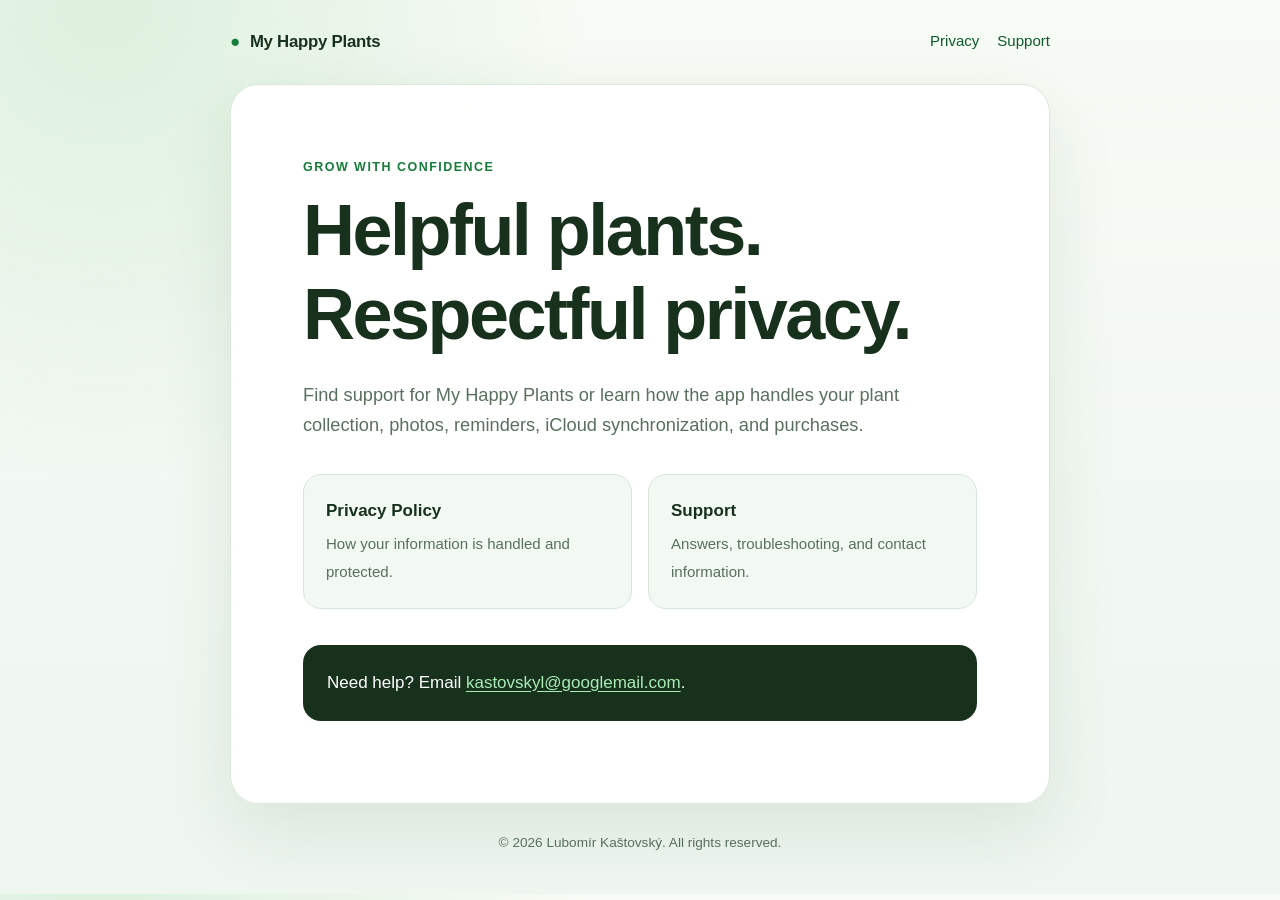
<file: index.html>
<!doctype html>
<html lang="en">
<head>
  <meta charset="utf-8">
  <meta name="viewport" content="width=device-width, initial-scale=1">
  <meta name="description" content="Privacy and support information for My Happy Plants.">
  <title>My Happy Plants — Privacy &amp; Support</title>
  <link rel="stylesheet" href="styles.css">
</head>
<body>
  <header class="site-header">
    <a class="brand" href="index.html">My Happy Plants</a>
    <nav aria-label="Legal and support navigation">
      <a href="privacy-policy.html">Privacy</a>
      <a href="support.html">Support</a>
    </nav>
  </header>

  <main>
    <p class="eyebrow">Grow with confidence</p>
    <h1>Helpful plants.<br>Respectful privacy.</h1>
    <p class="lede">Find support for My Happy Plants or learn how the app handles your plant collection, photos, reminders, iCloud synchronization, and purchases.</p>

    <div class="cards">
      <a class="card" href="privacy-policy.html">
        <strong>Privacy Policy</strong>
        <span>How your information is handled and protected.</span>
      </a>
      <a class="card" href="support.html">
        <strong>Support</strong>
        <span>Answers, troubleshooting, and contact information.</span>
      </a>
    </div>

    <div class="contact">
      Need help? Email <a href="mailto:kastovskyl@googlemail.com">kastovskyl@googlemail.com</a>.
    </div>
  </main>

  <footer class="site-footer">© 2026 Lubomír Kaštovský. All rights reserved.</footer>
</body>
</html>
</file>
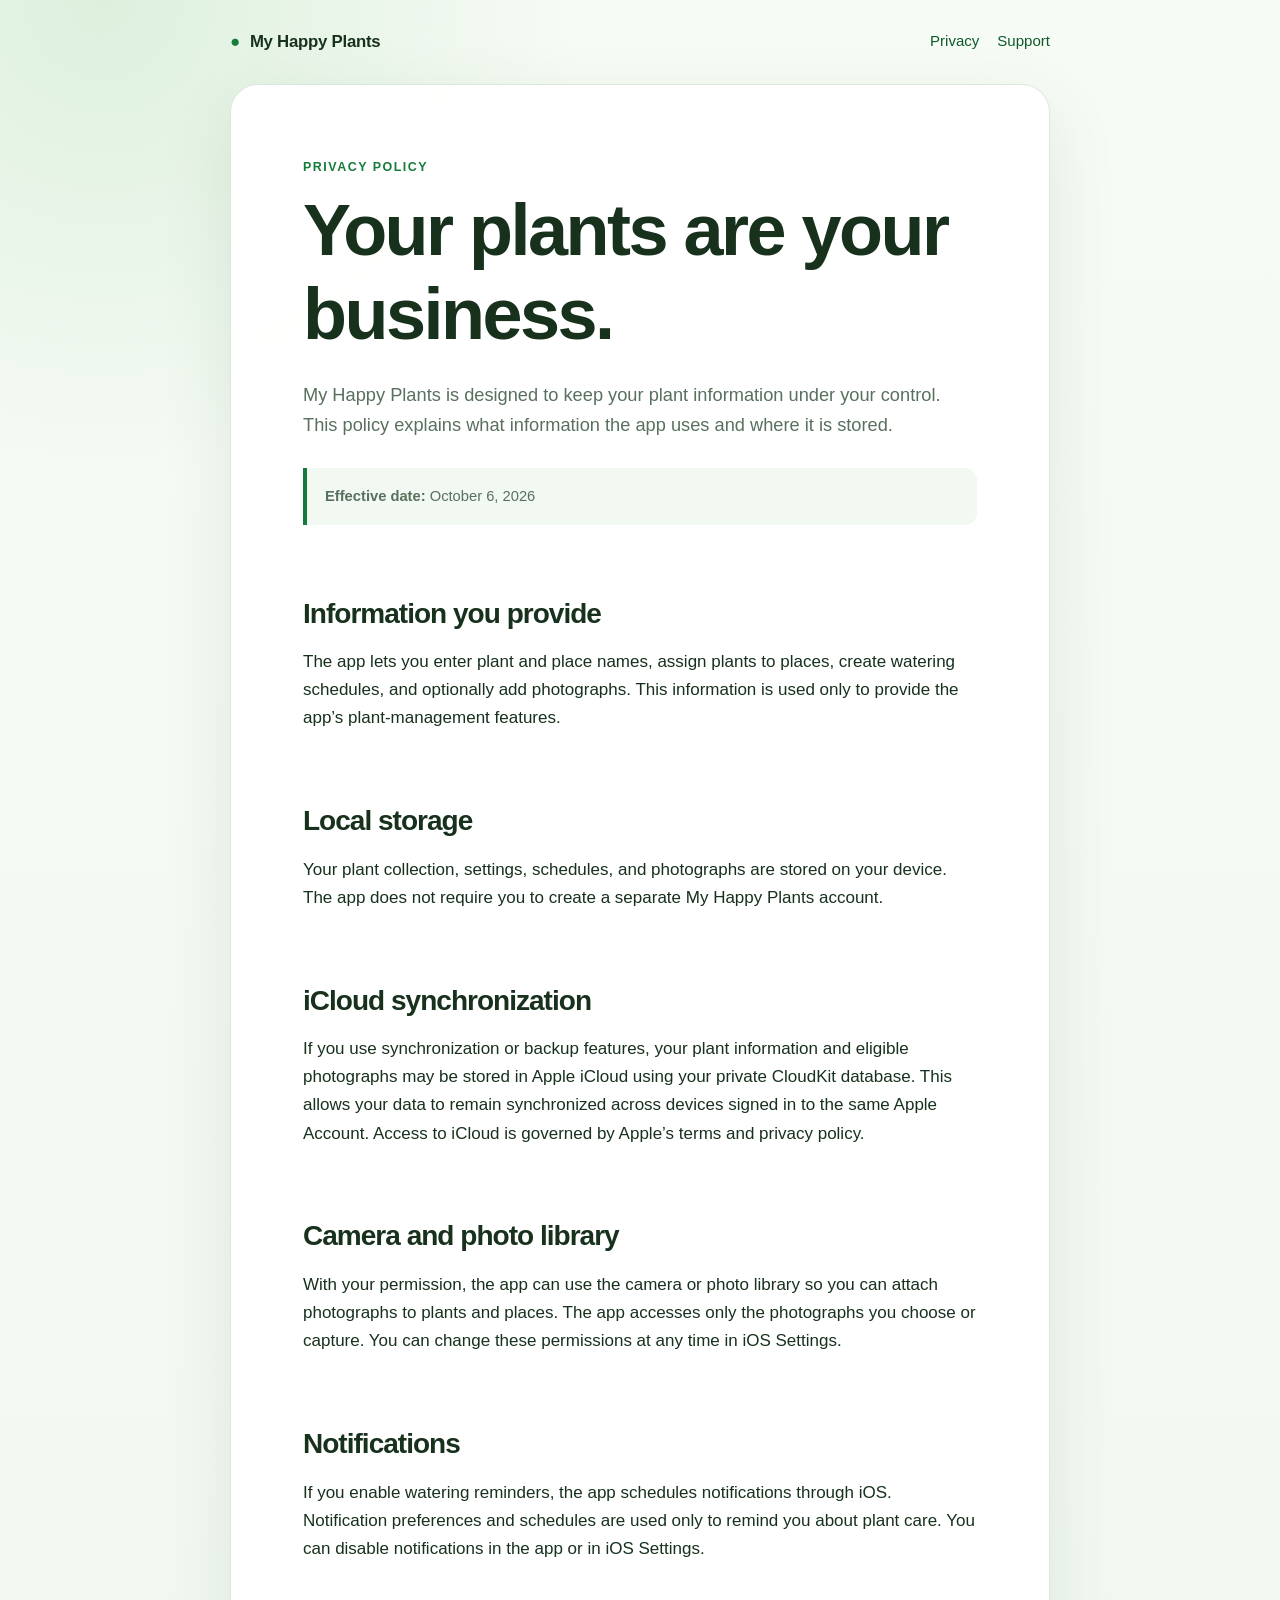
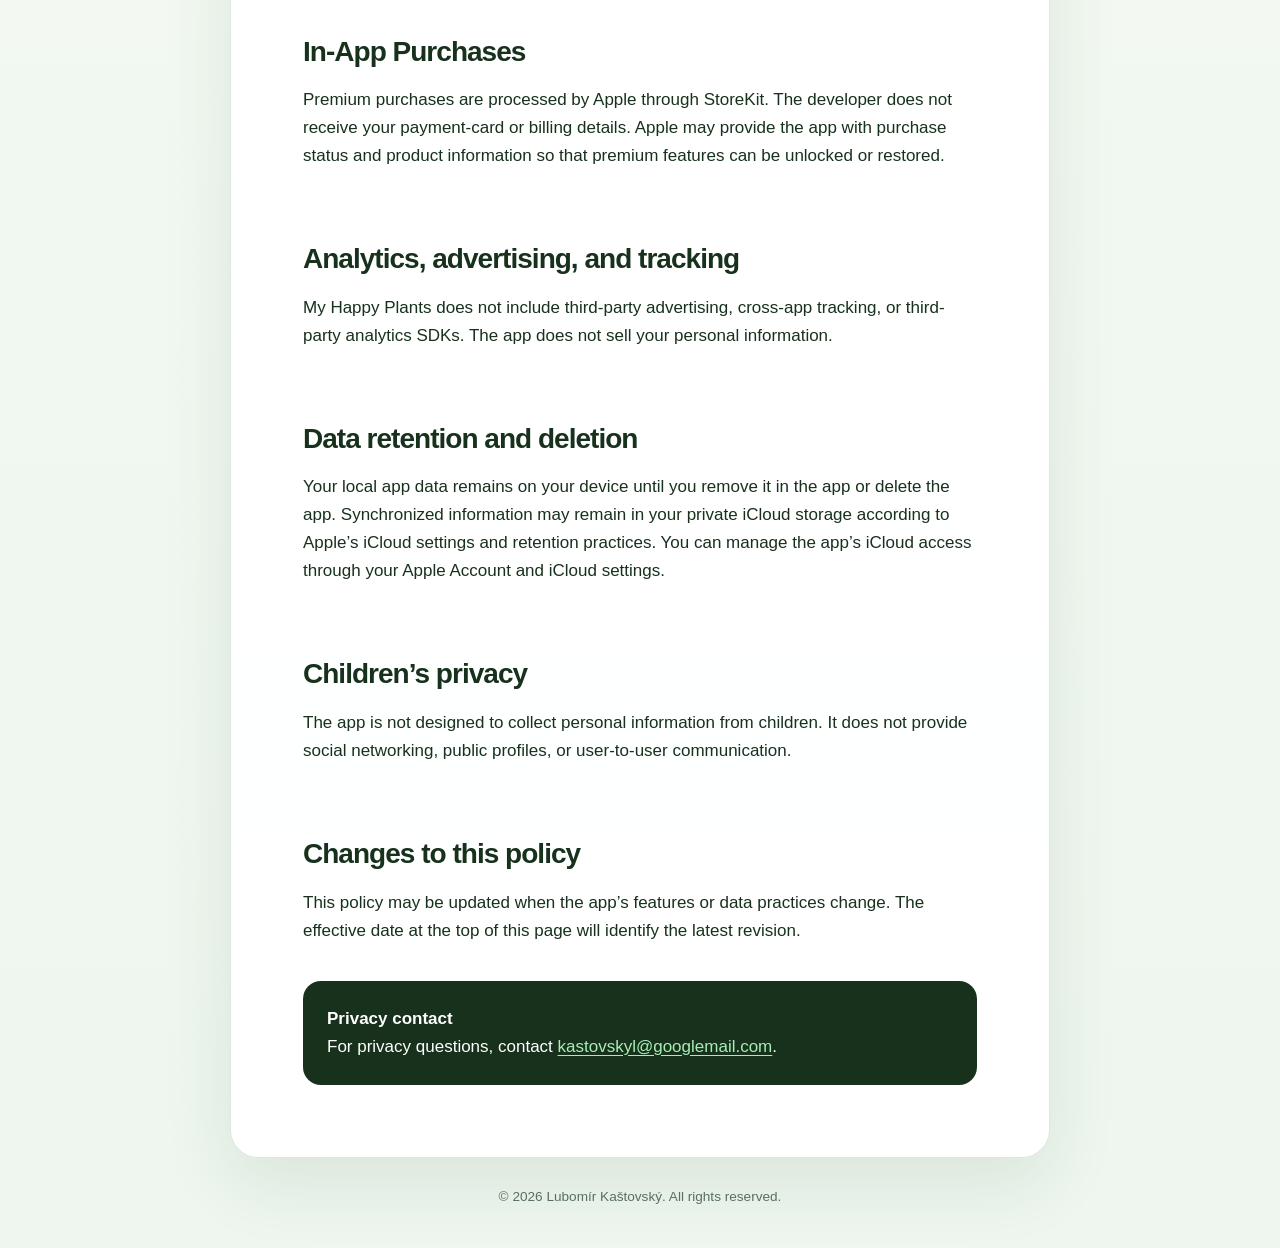
<file: privacy-policy.html>
<!doctype html>
<html lang="en">
<head>
  <meta charset="utf-8">
  <meta name="viewport" content="width=device-width, initial-scale=1">
  <meta name="description" content="Privacy Policy for the My Happy Plants iOS app.">
  <title>Privacy Policy — My Happy Plants</title>
  <link rel="stylesheet" href="styles.css">
</head>
<body>
  <header class="site-header">
    <a class="brand" href="index.html">My Happy Plants</a>
    <nav aria-label="Legal and support navigation">
      <a aria-current="page" href="privacy-policy.html">Privacy</a>
      <a href="support.html">Support</a>
    </nav>
  </header>

  <main>
    <p class="eyebrow">Privacy Policy</p>
    <h1>Your plants are your business.</h1>
    <p class="lede">My Happy Plants is designed to keep your plant information under your control. This policy explains what information the app uses and where it is stored.</p>
    <p class="meta"><strong>Effective date:</strong> October 6, 2026</p>

    <h2>Information you provide</h2>
    <p>The app lets you enter plant and place names, assign plants to places, create watering schedules, and optionally add photographs. This information is used only to provide the app’s plant-management features.</p>

    <h2>Local storage</h2>
    <p>Your plant collection, settings, schedules, and photographs are stored on your device. The app does not require you to create a separate My Happy Plants account.</p>

    <h2>iCloud synchronization</h2>
    <p>If you use synchronization or backup features, your plant information and eligible photographs may be stored in Apple iCloud using your private CloudKit database. This allows your data to remain synchronized across devices signed in to the same Apple Account. Access to iCloud is governed by Apple’s terms and privacy policy.</p>

    <h2>Camera and photo library</h2>
    <p>With your permission, the app can use the camera or photo library so you can attach photographs to plants and places. The app accesses only the photographs you choose or capture. You can change these permissions at any time in iOS Settings.</p>

    <h2>Notifications</h2>
    <p>If you enable watering reminders, the app schedules notifications through iOS. Notification preferences and schedules are used only to remind you about plant care. You can disable notifications in the app or in iOS Settings.</p>

    <h2>In-App Purchases</h2>
    <p>Premium purchases are processed by Apple through StoreKit. The developer does not receive your payment-card or billing details. Apple may provide the app with purchase status and product information so that premium features can be unlocked or restored.</p>

    <h2>Analytics, advertising, and tracking</h2>
    <p>My Happy Plants does not include third-party advertising, cross-app tracking, or third-party analytics SDKs. The app does not sell your personal information.</p>

    <h2>Data retention and deletion</h2>
    <p>Your local app data remains on your device until you remove it in the app or delete the app. Synchronized information may remain in your private iCloud storage according to Apple’s iCloud settings and retention practices. You can manage the app’s iCloud access through your Apple Account and iCloud settings.</p>

    <h2>Children’s privacy</h2>
    <p>The app is not designed to collect personal information from children. It does not provide social networking, public profiles, or user-to-user communication.</p>

    <h2>Changes to this policy</h2>
    <p>This policy may be updated when the app’s features or data practices change. The effective date at the top of this page will identify the latest revision.</p>

    <div class="contact">
      <strong>Privacy contact</strong><br>
      For privacy questions, contact <a href="mailto:kastovskyl@googlemail.com">kastovskyl@googlemail.com</a>.
    </div>
  </main>

  <footer class="site-footer">© 2026 Lubomír Kaštovský. All rights reserved.</footer>
</body>
</html>
</file>
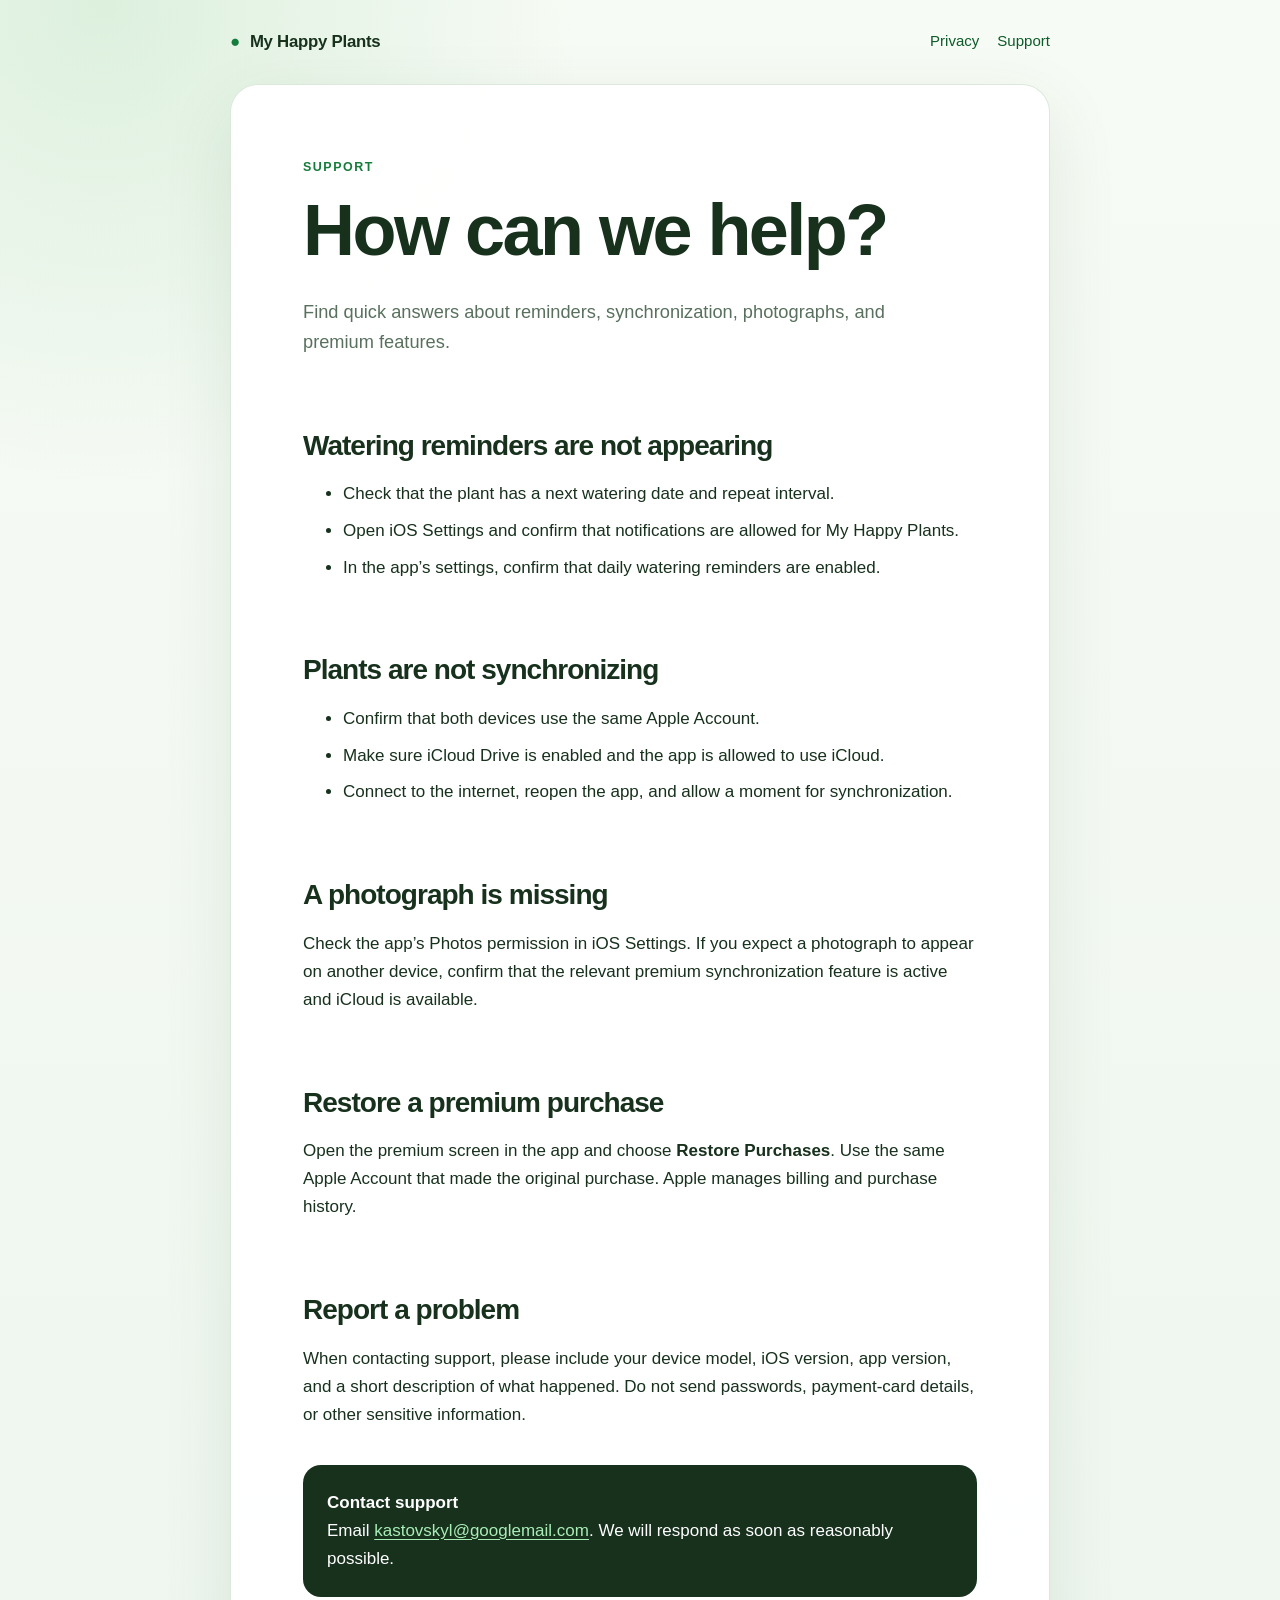
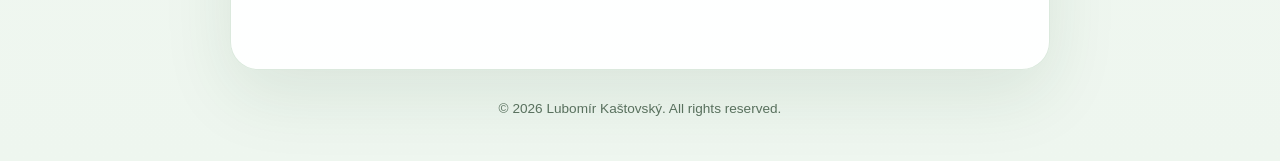
<file: support.html>
<!doctype html>
<html lang="en">
<head>
  <meta charset="utf-8">
  <meta name="viewport" content="width=device-width, initial-scale=1">
  <meta name="description" content="Help and support for the My Happy Plants iOS app.">
  <title>Support — My Happy Plants</title>
  <link rel="stylesheet" href="styles.css">
</head>
<body>
  <header class="site-header">
    <a class="brand" href="index.html">My Happy Plants</a>
    <nav aria-label="Legal and support navigation">
      <a href="privacy-policy.html">Privacy</a>
      <a aria-current="page" href="support.html">Support</a>
    </nav>
  </header>

  <main>
    <p class="eyebrow">Support</p>
    <h1>How can we help?</h1>
    <p class="lede">Find quick answers about reminders, synchronization, photographs, and premium features.</p>

    <h2>Watering reminders are not appearing</h2>
    <ul>
      <li>Check that the plant has a next watering date and repeat interval.</li>
      <li>Open iOS Settings and confirm that notifications are allowed for My Happy Plants.</li>
      <li>In the app’s settings, confirm that daily watering reminders are enabled.</li>
    </ul>

    <h2>Plants are not synchronizing</h2>
    <ul>
      <li>Confirm that both devices use the same Apple Account.</li>
      <li>Make sure iCloud Drive is enabled and the app is allowed to use iCloud.</li>
      <li>Connect to the internet, reopen the app, and allow a moment for synchronization.</li>
    </ul>

    <h2>A photograph is missing</h2>
    <p>Check the app’s Photos permission in iOS Settings. If you expect a photograph to appear on another device, confirm that the relevant premium synchronization feature is active and iCloud is available.</p>

    <h2>Restore a premium purchase</h2>
    <p>Open the premium screen in the app and choose <strong>Restore Purchases</strong>. Use the same Apple Account that made the original purchase. Apple manages billing and purchase history.</p>

    <h2>Report a problem</h2>
    <p>When contacting support, please include your device model, iOS version, app version, and a short description of what happened. Do not send passwords, payment-card details, or other sensitive information.</p>

    <div class="contact">
      <strong>Contact support</strong><br>
      Email <a href="mailto:kastovskyl@googlemail.com?subject=My%20Happy%20Plants%20Support">kastovskyl@googlemail.com</a>. We will respond as soon as reasonably possible.
    </div>
  </main>

  <footer class="site-footer">© 2026 Lubomír Kaštovský. All rights reserved.</footer>
</body>
</html>
</file>
<file: styles.css>
:root {
  color-scheme: light;
  --ink: #17311d;
  --muted: #58705d;
  --leaf: #167c3b;
  --leaf-dark: #0e5a2a;
  --line: #d8e7da;
  --paper: #ffffff;
  --wash: #f2f8f2;
}

* {
  box-sizing: border-box;
}

html {
  scroll-behavior: smooth;
}

body {
  margin: 0;
  background:
    radial-gradient(circle at 8% 0%, rgba(115, 196, 128, 0.2), transparent 30rem),
    linear-gradient(180deg, #f7fbf5 0, #eef6ef 100%);
  color: var(--ink);
  font-family: -apple-system, BlinkMacSystemFont, "Segoe UI", sans-serif;
  font-size: 17px;
  line-height: 1.65;
}

a {
  color: var(--leaf-dark);
  text-underline-offset: 0.18em;
}

a:hover {
  color: var(--leaf);
}

.site-header,
.site-footer,
main {
  width: min(100% - 40px, 820px);
  margin-inline: auto;
}

.site-header {
  display: flex;
  align-items: center;
  justify-content: space-between;
  gap: 24px;
  padding-block: 28px;
}

.brand {
  color: var(--ink);
  font-size: 1.05rem;
  font-weight: 750;
  letter-spacing: -0.015em;
  text-decoration: none;
}

.brand::before {
  content: "●";
  margin-right: 10px;
  color: var(--leaf);
}

nav {
  display: flex;
  gap: 18px;
  font-size: 0.94rem;
}

nav a {
  text-decoration: none;
}

main {
  min-height: calc(100vh - 180px);
  padding: clamp(34px, 7vw, 72px);
  border: 1px solid rgba(216, 231, 218, 0.9);
  border-radius: 28px;
  background: rgba(255, 255, 255, 0.94);
  box-shadow: 0 24px 70px rgba(29, 76, 41, 0.1);
}

.eyebrow {
  margin: 0 0 12px;
  color: var(--leaf);
  font-size: 0.78rem;
  font-weight: 800;
  letter-spacing: 0.12em;
  text-transform: uppercase;
}

h1,
h2 {
  line-height: 1.16;
  letter-spacing: -0.035em;
}

h1 {
  max-width: 700px;
  margin: 0;
  font-size: clamp(2.35rem, 8vw, 4.5rem);
}

h2 {
  margin: 2.6em 0 0.65em;
  font-size: clamp(1.35rem, 4vw, 1.75rem);
}

p,
ul {
  margin-block: 0.8em;
}

li + li {
  margin-top: 0.5em;
}

.lede {
  max-width: 650px;
  margin: 24px 0 0;
  color: var(--muted);
  font-size: 1.14rem;
}

.meta {
  margin-top: 28px;
  padding: 16px 18px;
  border-left: 4px solid var(--leaf);
  border-radius: 0 12px 12px 0;
  background: var(--wash);
  color: var(--muted);
  font-size: 0.92rem;
}

.cards {
  display: grid;
  grid-template-columns: repeat(2, minmax(0, 1fr));
  gap: 16px;
  margin-top: 34px;
}

.card {
  display: block;
  padding: 22px;
  border: 1px solid var(--line);
  border-radius: 18px;
  background: var(--wash);
  color: var(--ink);
  text-decoration: none;
}

.card strong {
  display: block;
  margin-bottom: 4px;
}

.card span {
  color: var(--muted);
  font-size: 0.94rem;
}

.contact {
  margin-top: 36px;
  padding: 24px;
  border-radius: 18px;
  background: var(--ink);
  color: white;
}

.contact a {
  color: #a9edb6;
}

.site-footer {
  padding-block: 28px 40px;
  color: var(--muted);
  font-size: 0.85rem;
  text-align: center;
}

@media (max-width: 620px) {
  .site-header {
    align-items: flex-start;
    flex-direction: column;
    gap: 8px;
  }

  main {
    padding: 34px 24px;
    border-radius: 20px;
  }

  .cards {
    grid-template-columns: 1fr;
  }
}
</file>
